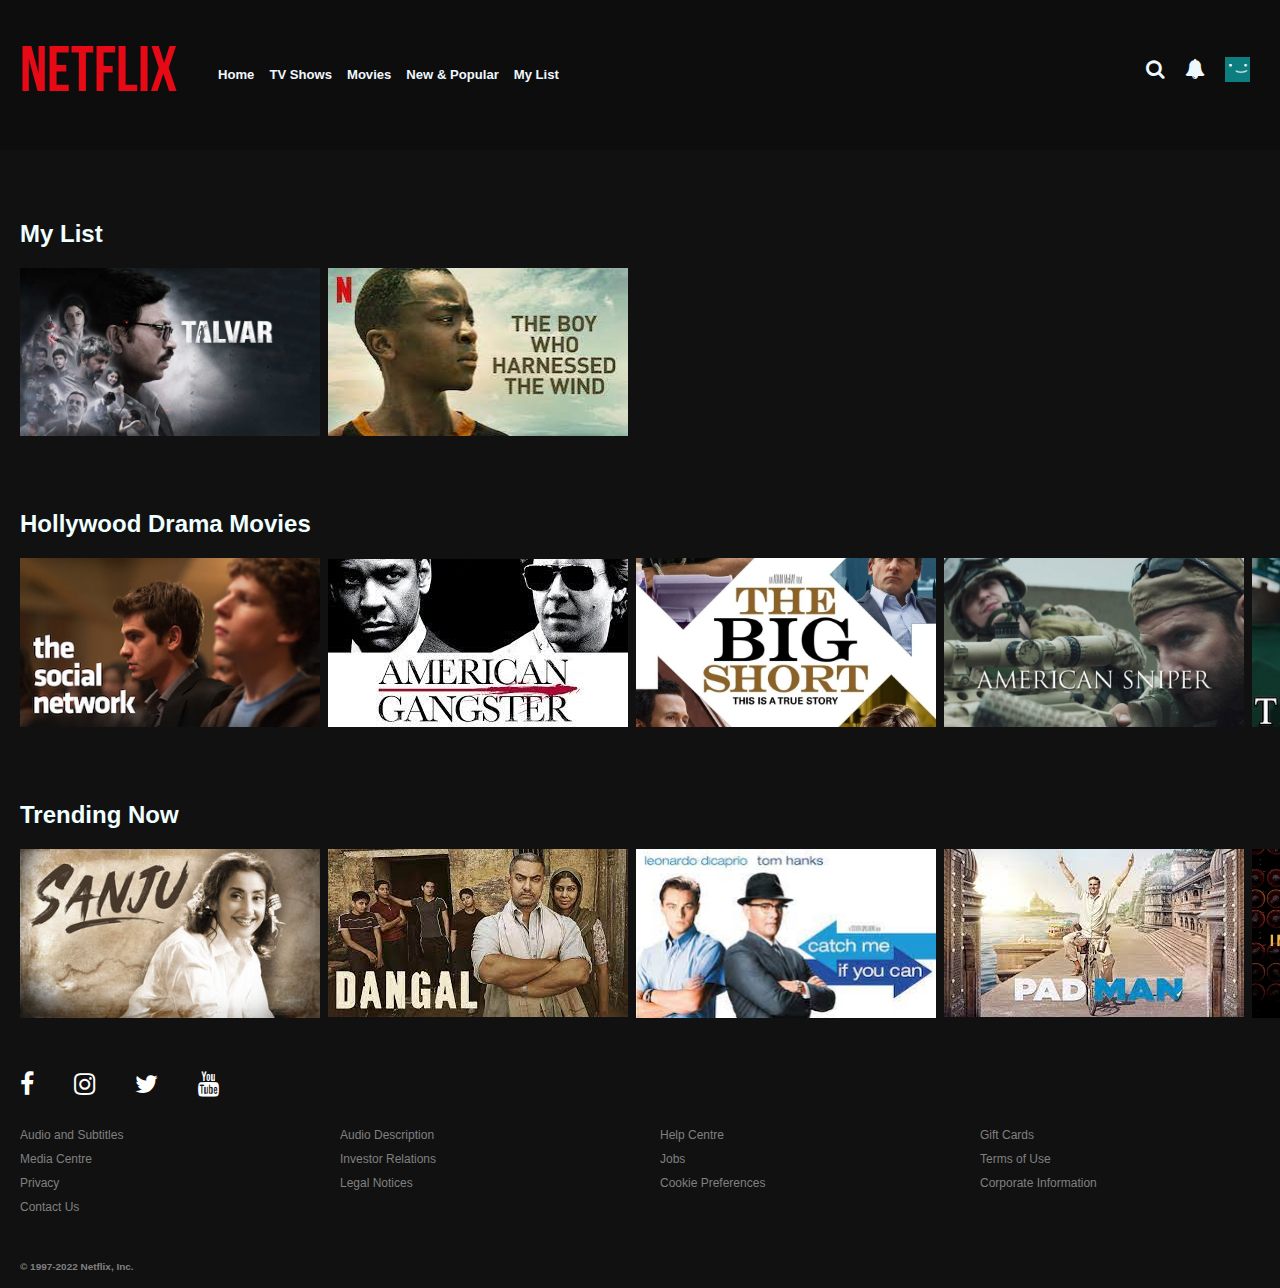
<file: index.html>
<!DOCTYPE html>
<html>
    <head>
        <title>Home- NETFLIX</title>
        <link rel="stylesheet" href="styles.css">
        <link rel="stylesheet" href="https://cdnjs.cloudflare.com/ajax/libs/font-awesome/4.7.0/css/font-awesome.min.css">
        <link rel="stylesheet" href="https://fonts.googleapis.com/icon?family=Material+Icons">
        <link rel="icon" type="image/x-icon" href="https://assets.nflxext.com/us/ffe/siteui/common/icons/nficon2016.ico">
    </head>
    <body>
        <nav class="navbar">
            <div class="nav-container">
                <div class="heading">
                    <a href="index.html" class="netflix"><h1>NETFLIX</h1></a>
                </div>
                <div class="nav-links">
                    <ul>
                        <li><a href="index.html"><h3>Home</h3></a></li>
                        <li><a href="#"><h3>TV Shows</h3></a></li>
                        <li><a href="#"><h3>Movies</h3></a></li>
                        <li><a href="#"><h3>New & Popular</h3></a></li>
                        <li><a href="#"><h3>My List</h3></a></li>
                    </ul>
                </div>
                <div class="icons">
                    <ul>
                        <li><i class="fa fa-search"></i></li>
                        <li><i class="fa fa-bell"></i></li>
                        <li><img src="images/user-id.png" alt="No User" style="width: 25px; height: 25px; padding-top: 5px;"></li>
                    </ul>
                </div>
            </div>
        </nav>
        <div class="container">
            <div class="main-box">
                <div class="box-1"><h2>My List</h2></div>
                <div class="box-1">
                    <div class="posters-1">
                        <div><img src="images/talvar.jpeg" alt="Unavailable" style="width: 300px;"></div>
                        <div><img src="images/bwhtw.jpeg" alt="Unavailable" style="width: 300px;"></div>

                    </div>
                </div>
                <div class="box-2">
                    <h2>Hollywood Drama Movies</h2>
                    <div class="posters-2">
                        <div><img src="images/thesocialnetwork.jpeg" alt="Unavailable" style="width: 300px"></div>
                        <div><img src="images/americangangster.jpeg" alt="Unavailable" style="width: 300px"></div>
                        <div><img src="images/thebigshort.jpeg" alt="Unavailable" style="width: 300px"></div>
                        <div><img src="images/americansniper.jpeg" alt="Unavailable" style="width: 300px;" ></div>
                        <div><img src="images/theblindside.jpeg" alt="Unavailable" style="width: 300px;" ></div>
                        <div><img src="images/zodiac.jpeg" alt="Unavailable" style="width: 300px;"></div>
                    </div>
                </div>
                <div class="box-3">
                    <h2>Trending Now</h2>
                    <div class="posters-3">
                        <div><img src="images/sanju.jpeg" alt="Unavailable" style="width: 300px"></div>
                        <div><img src="images/dangal.jpeg" alt="Unavailable" style="width: 300px"></div>
                        <div><img src="images/cmiyc.jpeg" alt="Unavailable" style="width: 300px"></div>
                        <div><img src="images/padman.jpeg" alt="Unavailable" style="width: 300px"></div>
                        <div><img src="images/theimitationgame.jpeg" alt="Unavailable" style="width: 300px;"></div>
                        <div><img src="images/chicagotrial.jpeg" alt="Unavailable" style="width: 300px;"></div>
                    </div>
                </div>
            </div>
        </div>
        <footer class="footer">
            <div class="socials">
                <ul>
                    <li><a href="#" class="fa fa-facebook"></a></li>
                    <li><a href="#" class="fa fa-instagram"></a></li>
                    <li><a href="#" class="fa fa-twitter"></a></li>
                    <li><a href="#" class="fa fa-youtube"></a></li>
                </ul>
            </div>
            <div class="info-box">
                <div class="info-1">
                     <a href="#">Audio and Subtitles</a>
                     <a href="#">Media Centre</a>
                     <a href="#">Privacy</a>
                     <a href="#">Contact Us</a>
                </div>
                <div class="info-2">
                    <a href="#">Audio Description</a>
                    <a href="#">Investor Relations</a>
                    <a href="#">Legal Notices</a>
                </div>
                <div class="info-3">
                    <a href="#">Help Centre</a>
                    <a href="#">Jobs</a>
                    <a href="#">Cookie Preferences</a>
                </div>
                <div class="info-4">
                    <a href="#">Gift Cards</a>
                    <a href="#">Terms of Use</a>
                    <a href="#">Corporate Information</a>
                </div>
            </div>
            <div class="copyright">
                <h5>&copy; 1997-2022 Netflix, Inc.</h5>
            </div>
        </footer>
    </body>
</html>
</file>
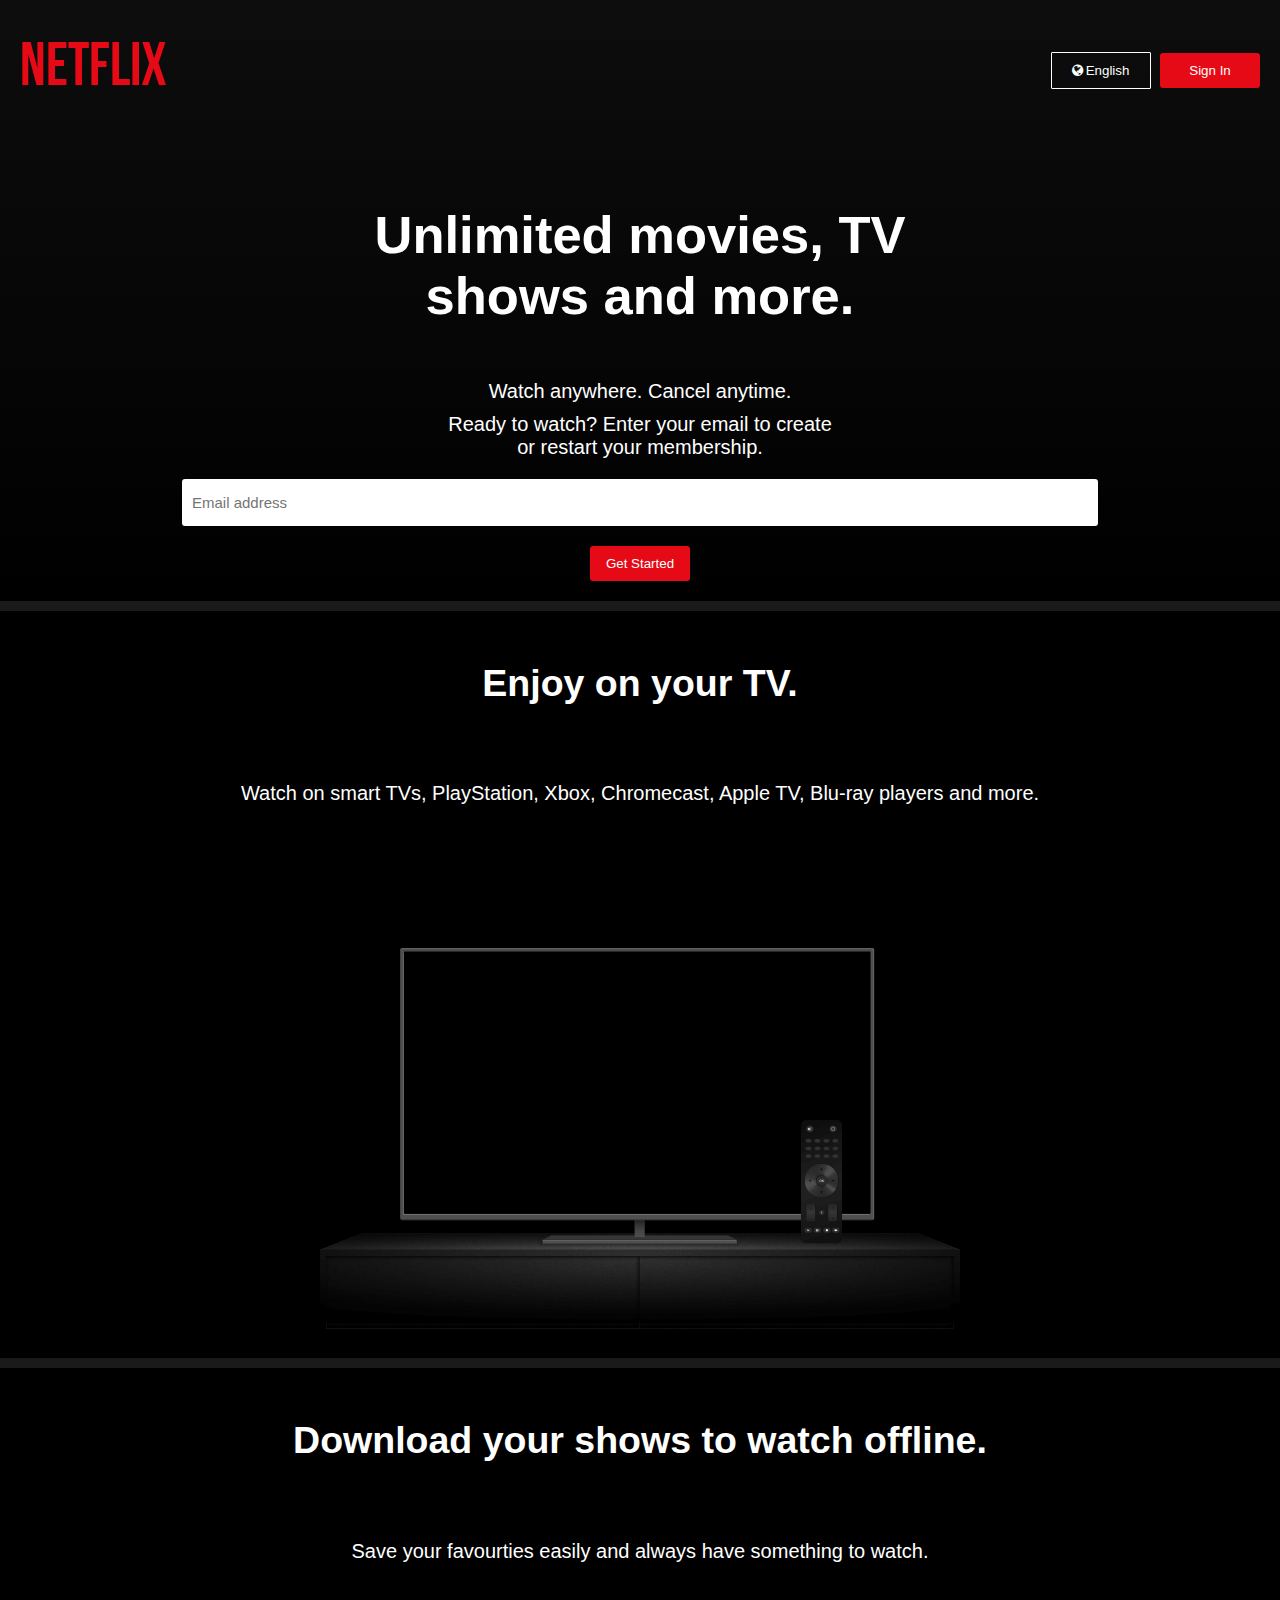
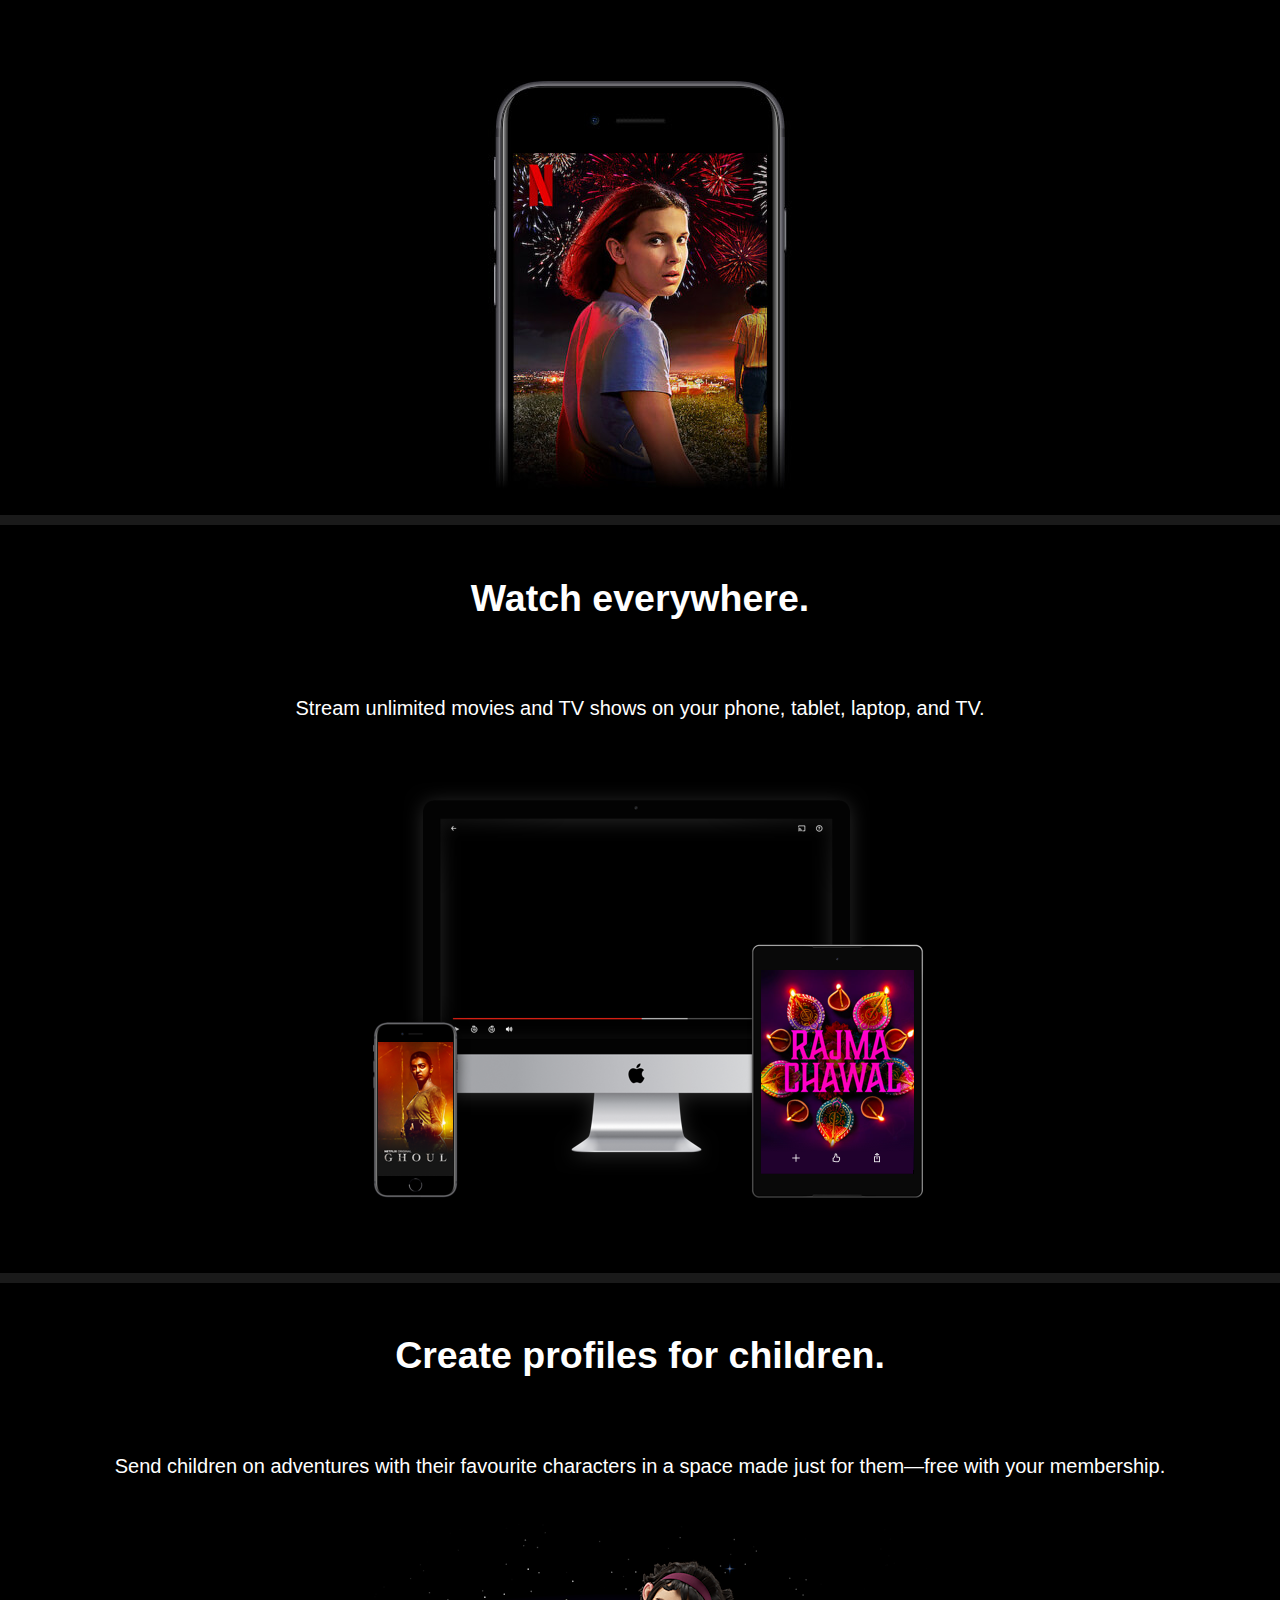
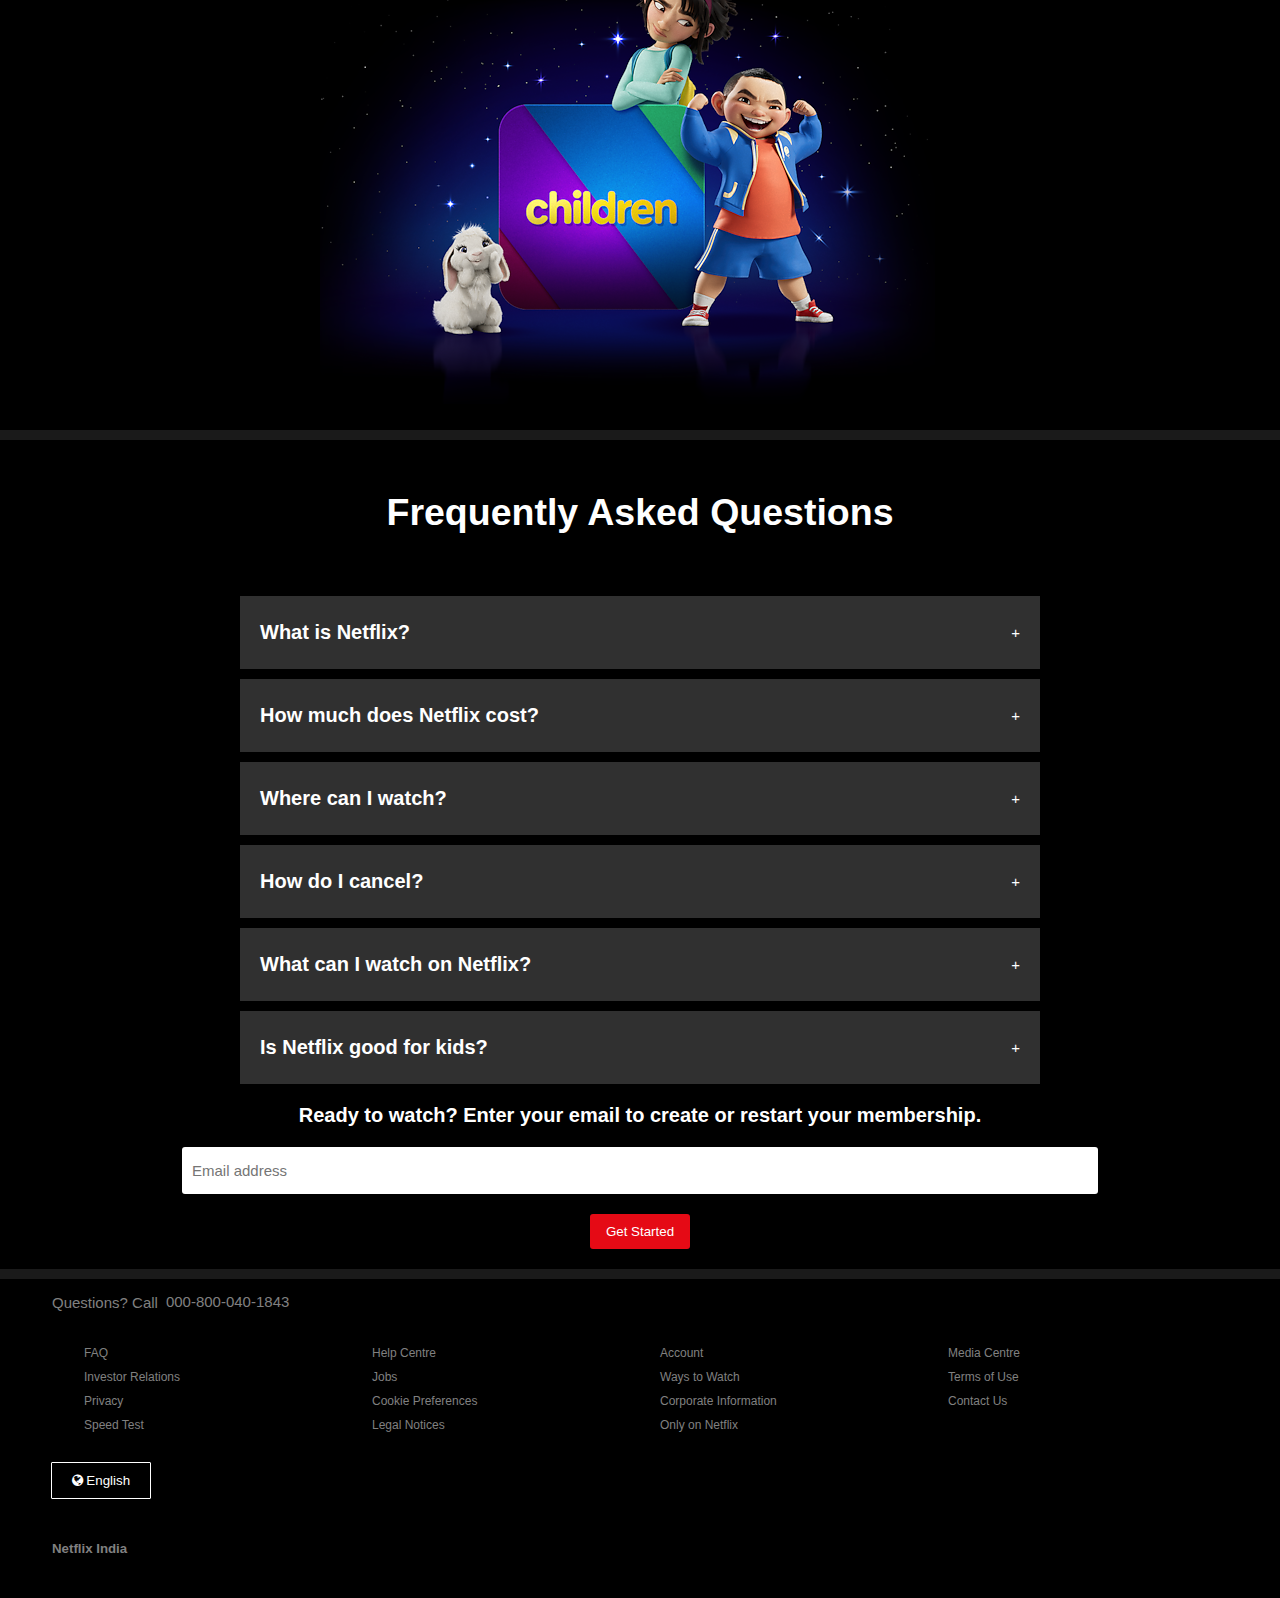
<file: start.html>
<!DOCTYPE html>
<html>
  <head>
    <title>Netflix India - Watch TV Shows Online, Watch Movies Online</title>
    <link rel="stylesheet" href="start-styles.css" />
    <link rel="stylesheet" href="https://cdnjs.cloudflare.com/ajax/libs/font-awesome/4.7.0/css/font-awesome.min.css"/>
    <link rel="icon" type="image/x-icon" href="https://assets.nflxext.com/us/ffe/siteui/common/icons/nficon2016.ico">
  </head>
  <body>
    <div class="box-1">
        <div class="navbar">
            <div class="heading"><h1>NETFLIX</h1></div>
            <div class="button-box">
              <button class="lang-button">
                <i class="fa fa-globe" style="margin-right: 3px"></i>English
              </button>
              <a href="sign-in.html"><button class="get-started">Sign In</button></a>
            </div>
        </div>
      <div class="info-box-1" style="font-size: 35px; text-align: center;">
        <h2>Unlimited movies, TV <br> shows and more.</h2>
      </div>
      <div class="info-box-2" style="font-size: 20px">
        <h3>Watch anywhere. Cancel anytime.</h3>
      </div>
      <div class="info-box-3" style="font-size: 20px; text-align: center;">
        <h3 style="margin-top: -10px;">
          Ready to watch? Enter your email to create <br> or restart your membership.
        </h3>
      </div>
      <div class="info-box-4">
        <input class="input-mail" type="text" placeholder="Email address" />
        <button class="get-started"style="max-width: 200px;display: block;margin-left: auto;margin-right: auto;">Get Started</button>
      </div>
    </div>
    <div class="box-2">
      <div class="text-1"><h2>Enjoy on your TV.</h2></div>
      <div class="text-2" style="text-align: center;">
        <h4>
          Watch on smart TVs, PlayStation, Xbox, Chromecast, Apple TV, Blu-ray
          players and more.
        </h4>
      </div>
      <div class="box-2-img">
        <img src="images/box-2.png" alt="Unavailable" />
      </div>
    </div>
    <div class="box-3">
      <div class="text-1"><h2>Download your shows to watch offline.</h2></div>
      <div class="text-2">
        <h4>Save your favourties easily and always have something to watch.</h4>
      </div>
      <div class="box-3-img">
        <img src="images/box-3.jpeg" alt="Unavailable" />
      </div>
    </div>
    <div class="box-4">
      <div class="text-1"><h2>Watch everywhere.</h2></div>
      <div class="text-2">
        <h4>
          Stream unlimited movies and TV shows on your phone, tablet, laptop,
          and TV.
        </h4>
      </div>
      <div class="box-4-img">
        <img src="images/box-4.png" alt="Unavailable" />
      </div>
    </div>
    <div class="box-5">
      <div class="text-1"><h2>Create profiles for children.</h2></div>
      <div class="text-2" style="text-align: center;">
        <h4>
          Send children on adventures with their favourite characters in a space
          made just for them—free with your membership.
        </h4>
      </div>
      <div class="box-5-img">
        <img src="images/box-5.png" alt="Unavailable" />
      </div>
    </div>
    <div class="box-6">
      <div class="text-1"><h2>Frequently Asked Questions</h2></div>
      <div class="question-box">
        <button class="q-box">
          <div style="padding-left: 10px"><h3>What is Netflix?</h3></div>
          <div style="padding-right: 10px">&#43;</div>
        </button>
        <div class="panel">
            <p>Netflix is a streaming service that offers a wide variety of award-winning TV shows, movies, anime, documentaries and more – on thousands of internet-connected devices. 
                <br>
                You can watch as much as you want, whenever you want, without a single ad – all for one low monthly price. There's always something new to discover, and new TV shows and movies are added every week!</p>
        </div>
        <button class="q-box">
          <div style="padding-left: 10px">
            <h3>How much does Netflix cost?</h3>
          </div>
          <div style="padding-right: 10px">&#43;</div>
        </button>
        <div class="panel">
            <p>Watch Netflix on your smartphone, tablet, Smart TV, laptop, or streaming device, all for one fixed monthly fee. Plans range from ₹ 149 to ₹ 649 a month. No extra costs, no contracts.</p>
        </div>
        <button class="q-box">
          <div style="padding-left: 10px"><h3>Where can I watch?</h3></div>
          <div style="padding-right: 10px">&#43;</div>
        </button>
        <div class="panel">
            <p>Watch anywhere, anytime. Sign in with your Netflix account to watch instantly on the web at netflix.com from your personal computer or on any internet-connected device that offers the Netflix app, including smart TVs, smartphones, tablets, streaming media players and game consoles.
                <br>
                You can also download your favourite shows with the iOS, Android, or Windows 10 app. Use downloads to watch while you're on the go and without an internet connection. Take Netflix with you anywhere.</p>
        </div>
        <button class="q-box">
          <div style="padding-left: 10px"><h3>How do I cancel?</h3></div>
          <div style="padding-right: 10px">&#43;</div>
        </button>
        <div class="panel">
            <p>Netflix is flexible. There are no annoying contracts and no commitments. You can easily cancel your account online in two clicks. There are no cancellation fees – start or stop your account anytime.</p>
        </div>
        <button class="q-box">
          <div style="padding-left: 10px">
            <h3>What can I watch on Netflix?</h3>
          </div>
          <div style="padding-right: 10px">&#43;</div>
        </button>
        <div class="panel">
            <p>Netflix has an extensive library of feature films, documentaries, TV shows, anime, award-winning Netflix originals, and more. Watch as much as you want, anytime you want.</p>
        </div>
        <button class="q-box">
          <div style="padding-left: 10px">
            <h3>Is Netflix good for kids?</h3>
          </div>
          <div style="padding-right: 10px">&#43;</div>
        </button>
        <div class="panel">
            <p>The Netflix Kids experience is included in your membership to give parents control while kids enjoy family-friendly TV shows and films in their own space.
                <br>
                Kids profiles come with PIN-protected parental controls that let you restrict the maturity rating of content kids can watch and block specific titles you don’t want kids to see.</p>
        </div>
        </div>
        <div class="text-2-box">
        <div style="font-size: 18px">
          <h3>
            Ready to watch? Enter your email to create or restart your
            membership.
          </h3>
        </div>
        <script>
            var acc = document.getElementsByClassName("q-box");
            var i;
            for (i = 0; i < acc.length; i++) {
                acc[i].addEventListener("click", function() {
                    console.log("hi");
                    /* Toggle between adding and removing the "active" class,
                    to highlight the button that controls the panel */
                    this.classList.toggle("active");
                    /* Toggle between hiding and showing the active panel */
                    var panel = this.nextElementSibling;
                    if (panel.style.display === "block") {
                    panel.style.display = "none";
                    } else {
                    panel.style.display = "block";
                    }
                });
            }
        </script>
      </div>
      <div class="box-6-input" style="width: 100%">
        <input class="input-mail" type="text" placeholder="Email address" />
        <button
          class="get-started"
          style="max-width: 200px;display: block;margin-left: auto;margin-right: auto;">Get Started
        </button>
      </div>
    </div>
    <footer class="footer">
      <div class="question">
        <div style="padding-left: 20px;"><h3 style="font-size: 15px; font-weight: 500;">Questions? Call</h3></div>
        <div><a href="#" style="font-size: 15px;">000-800-040-1843</a></div>
      </div>
      <div class="footer-info">
        <div class="info-1">
          <a href="#">FAQ</a>
          <a href="#">Investor Relations</a>
          <a href="#">Privacy</a>
          <a href="#">Speed Test</a>
        </div>
        <div class="info-2">
          <a href="#">Help Centre</a>
          <a href="#">Jobs</a>
          <a href="#">Cookie Preferences</a>
          <a href="#">Legal Notices</a>
        </div>
        <div class="info-3">
          <a href="#">Account</a>
          <a href="#">Ways to Watch</a>
          <a href="#">Corporate Information</a>
          <a href="#">Only on Netflix</a>
        </div>
        <div class="info-4">
          <a href="#">Media Centre</a>
          <a href="#">Terms of Use</a>
          <a href="#">Contact Us</a>
        </div>
      </div>
      <button class="lang-button">
        <i class="fa fa-globe" style="margin-right: 3px"></i>English
      </button>
      <div class="under-sign" style="color: grey; padding: 20px">
        <h5>Netflix India</h5>
      </div>
    </footer>
  </body>
</html>
</file>
<file: styles.css>
@font-face {
    font-family: netflix-font;
    src: url("fonts/BebasNeue/Commercial/TTF/BebasNeue-Bold.ttf");
}
@font-face {
    font-family: netflix-body;
    src: url("fonts/BebasNeue/Commercial/TTF/BebasNeue-Regular.ttf");
}
@import url('https://fonts.googleapis.com/css2?family=Roboto&display=swap');
body{
    background-color: #111111;
    font-family: 'Roboto', sans-serif;
    overflow-x: hidden;
    margin: 0;
}
.container{
    padding-left: 20px;
}
.navbar{
    width: 100%;
    background-color: rgb(14, 13, 13);
    font-family: 'Roboto', sans-serif;
}
.nav-container{
    padding: 10px 20px 10px 20px;
    padding-bottom: 0;
    padding-top: 0;
    display: flex;
    flex-direction: row;
    margin: auto;
    align-items: center;
    width: 100%;
}
.netflix{
    text-decoration: none;
    font-weight: bold;
    font-size: 2rem;
    color: #E50A15;
    font-family: netflix-font;
}
.nav-links a, ul{
    text-decoration: none;
    display: flex;
    color: aliceblue;
    list-style: none;
    padding-right: 15px;
    font-size: 0.7rem;
    margin-top: 0;
}
.top-container .title{
    margin-top: 200px;
    color: aliceblue;
    font-weight: bold;
}
.main-box h2{
    color: azure;
    font-family: Arial, Helvetica, sans-serif;
    padding-top: 50px;
}
.navbar .icons ul{
    padding-right: 10px;
    align-items: center;
}
.nav-links{
    padding-bottom: 10px;
    padding-top: 20px;
}
.icons{
    padding:20px;
    margin-left: auto;
}
.icons li{
    font-size: 20px;
    padding-right: 20px;
}
.socials{
    display: flex;
    margin-top: 50px;
    align-items: center;
    justify-content: start;
}
.socials ul{
    padding-left: 20px;
}
.socials a{
    text-decoration: none;
    color: white;
    font-size: 25px;
    padding-right: 40px;
}
.info-box{
    display: flex;
    flex-direction: row;
    align-items:flex-start;
    justify-content: space-evenly;
}
.info-box a{
    color: gray;
    text-decoration: none;
    text-align: left;
    font-size: 12px;
    padding-right: 50px;
    margin-bottom: 10px;
}
.info-box a:hover{
    text-decoration: underline;
}
.info-1,.info-2,.info-3,.info-4{
    text-align: left;
    padding: 20px;
    display: flex;
    flex-direction: column;
    justify-content: center;
    width: 25%;
}
.copyright{
    color: gray;
    font-size: 12px;
    text-align: left;
    padding-left: 20px;
}
.posters-1,.posters-2, .posters-3{
    display: flex;
    align-items: center;
    overflow-x: scroll;
}
.posters-1 div, .posters-2 div, .posters-3 div{
    margin-right: 8px;
}
</file>
<file: start-styles.css>
@font-face {
    font-family: netflix-font;
    src: url("fonts/BebasNeue/Commercial/TTF/BebasNeue-Bold.ttf");
}
@import url('https://fonts.googleapis.com/css2?family=Roboto&display=swap');
body{
    margin: 0;
    background-color:rgb(26, 26, 26);
    font-family: 'Roboto', sans-serif;
}
.info-box-2{
    margin-top: -30px;
}
.info-box-2 h3, .info-box-3 h3{
    font-weight: 500;
}
body h4{
    font-size: 20px;
    padding-left: 20px;
    padding-right: 20px;
    font-weight: 500;
}
body img, h2{
    padding: 20px;
}
body h3{
    font-size: 20px;
}
.footer{
    margin-top: 10px;
}
.info-box-4{
    display: flex;
    flex-direction: column;
    width: 100%;
    margin-bottom: 20px;
}
.text-box-2{
    display: flex;
}
.box-6-input{
    display: flex;
    flex-direction: column;
    padding-bottom: 20px;
}
.box-1{
    background-image:
    linear-gradient(to bottom, rgba(0,0,0, 0.5), rgba(0,0,0,1)),
    url("https://assets.nflxext.com/ffe/siteui/vlv3/c16cf196-e89e-4c46-8cc7-f2eca6fb0762/8a1bf43e-747e-44e3-a3b6-77a055300254/IN-en-20220103-popsignuptwoweeks-perspective_alpha_website_large.jpg");
    background-repeat: no-repeat;
    background-size: cover
}
.info-box .info-4{
    padding-bottom: 20px;
}
.box-2,.box-3,.box-4,.box-5,.box-6,.footer{
    background-color:black;
}
.heading{
    padding-left: 20px;
    font-weight: bold;
    font-size: 30px;
    color: #E50A15;
    font-family: netflix-font;
}
.question{
    display: flex;
    align-items: center;
    color:gray;
    padding-left: 2rem;
}
.question a{
    padding-left: 8px;
    font-size: 20px;
}
.footer a{
    color: gray;
    text-decoration: none;
    font: 10px;
}
.footer a:hover{
    text-decoration: underline;
}
.input-mail{
    color: gray;
    font-family: 'Roboto', sans-serif;
    font-size: 15px;
    width: 70%;
    display: block;
    margin-left: auto;
    margin-right: auto;
    margin-bottom: 20px;
    border: none;
    border-radius: 3px;
    outline: none;
    padding: 10px;
    padding-top: 15px;
    padding-bottom: 15px;
}
.get-started{
    background-color: #E50A15;
    color: white;
    padding: 10px;
    min-width: 100px;
    border: none;
    border-radius: 3px;
}
.lang-button{
    color: white;
    background:transparent;
    margin-left: 2rem;
    padding: 10px;
    min-width: 100px;
    border: 1px solid white;
    border-radius: 1px;
    margin-right: 5px;
}
.footer .lang-button{
    margin-left: 3.2rem;
}
.navbar{
    display: flex;
    align-items: center;
    width: 100%;
    top: 0;
}
.button-box{
    justify-content: space-between;
    margin-left: auto;
    padding-right: 20px;
}
.box-1{
    font-weight: bold;
    color: white;
    display: flex;
    flex-direction: column;
    justify-content: center;
    align-items: center;
    margin-top: 0;
}
.box-2,.box-3,.box-4,.box-5,.box-6{
    margin-top: 10px;
    font-size: 25px;
    font-weight: bold;
    color: white;
    display: flex;
    flex-direction: column;
    align-items: center;
}
.question-box{
    color:rgb(255, 255, 255);
    display: flex;
    flex-direction: column;
    align-items: center;
    justify-content: space-between;
    width: 100%;
    max-width: 1000px;
}
.q-box{
    background-color: #303030;
    color: white;
    border: none;
    font-family: 'Roboto', sans-serif;
    font-size: 15px;
    font-weight: 300;
    padding: 10px;
    padding-top: 5px;
    padding-bottom: 5px;
    width: 80%;
    margin-top: 10px;
    display: flex;
    align-items: center;
    justify-content: space-between;
}
.footer-info{
    display: flex;
    justify-content: center;
    align-items: initial;
    width: 90%;
    margin-left: auto;
    margin-right: auto;
}
.info-1, .info-2, .info-3, .info-4{
    font-size: 12px;
    display: flex;
    flex-direction: column;
    text-align: left;
    padding: 20px;
    width: 25%;
}
.info-1 a, .info-2 a, .info-3 a, .info-4 a{
    margin-bottom: 10px;
}
.panel{
    padding: 0;
    margin-top: 2px;
    background-color: #303030;
    max-width: 80%;
    width: 80%;
    color: white;
    display: none;
    overflow: hidden;
}
.panel p{
    padding-left: 20px;
    padding-right: 20px;
    font-size: 15px;
    font-weight: 500;
}
.under-sign{
    margin-left: 2rem;
}
</file>
